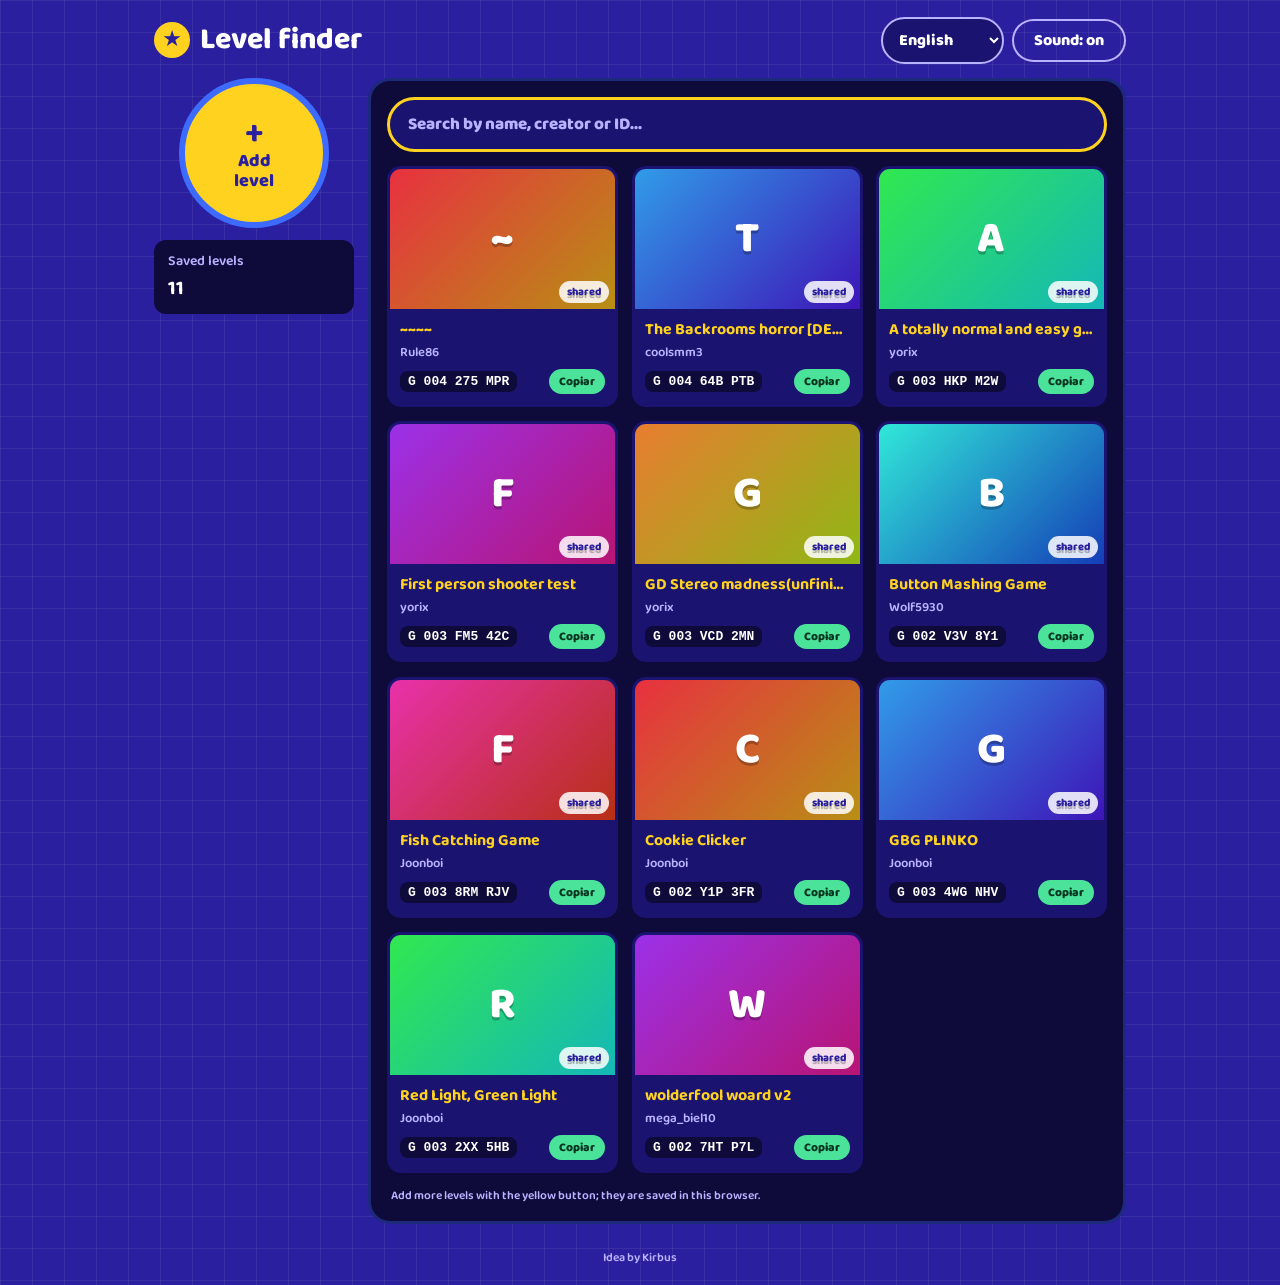
<file: public/assets/aistudio/GBG_Next_Level_Search_83bbaf6e.html>
<!DOCTYPE html>
<html lang="es">
<head>
<meta charset="utf-8">
<meta name="viewport" content="width=device-width, initial-scale=1, viewport-fit=cover">
<title>Buscador de niveles · Game Builder Garage</title>
<link rel="preconnect" href="https://fonts.googleapis.com">
<link href="https://fonts.googleapis.com/css2?family=Baloo+2:wght@600;800&display=swap" rel="stylesheet">
<style>
:root{--bg:#2a1f9e;--bg2:#1f1580;--grid:rgba(255,255,255,.07);--panel:#0e0a3a;--yel:#ffd21f;--yel2:#f0b800;--ink:#2a1f9e;--txt:#fff;--mut:#b9b3ff;--card:#1a1470;--ok:#4be39a;
box-sizing:border-box;padding-top:env(safe-area-inset-top,0px);padding-bottom:env(safe-area-inset-bottom,0px)}
@media (prefers-color-scheme:dark){:root:not([data-theme="light"]){--bg:#1b1470;--bg2:#120c52;--panel:#090627;--card:#150f5c}}
:root[data-theme="dark"]{--bg:#1b1470;--bg2:#120c52;--panel:#090627;--card:#150f5c}
*{box-sizing:border-box}
html{scroll-padding-top:env(safe-area-inset-top,0px)}
body{margin:0;min-height:100vh;background:var(--bg);background-image:linear-gradient(var(--grid) 1px,transparent 1px),linear-gradient(90deg,var(--grid) 1px,transparent 1px);background-size:32px 32px;color:var(--txt);font-family:"Baloo 2","Trebuchet MS",system-ui,sans-serif;font-weight:600}
.wrap{max-width:1000px;margin:0 auto;padding:16px 14px 24px}
.credit{text-align:center;font-size:12px;color:var(--mut);padding:0 14px 18px}
header{display:flex;align-items:center;justify-content:space-between;gap:10px;flex-wrap:wrap;margin-bottom:14px}
h1{margin:0;font-size:clamp(20px,4.5vw,30px);font-weight:800;display:flex;align-items:center;gap:10px}
h1 i{font-style:normal;background:var(--yel);color:var(--ink);width:36px;height:36px;border-radius:50%;display:grid;place-items:center;font-size:22px}
.btn{font:inherit;font-weight:800;border:0;background:var(--yel);color:var(--ink);padding:9px 22px;border-radius:999px;cursor:pointer;box-shadow:0 4px 0 var(--yel2);transition:transform .08s,box-shadow .08s}
.btn:active{transform:translateY(3px);box-shadow:0 1px 0 var(--yel2)}
.btn.ghost{background:transparent;color:var(--txt);box-shadow:inset 0 0 0 2px var(--mut)}
.btn:focus-visible,input:focus-visible{outline:3px solid #fff;outline-offset:2px}
#lang{font:inherit;font-weight:800;border-radius:999px;border:2px solid var(--mut);background:var(--card);color:var(--txt);padding:8px 12px;max-width:130px}
.layout{display:grid;grid-template-columns:200px 1fr;gap:14px}
@media(max-width:700px){.layout{grid-template-columns:1fr}}
.side{display:flex;flex-direction:column;gap:12px}
.new{background:var(--yel);color:var(--ink);border:6px solid #3d6bff;border-radius:50%;aspect-ratio:1;width:150px;align-self:center;display:grid;place-items:center;text-align:center;font-weight:800;font-size:18px;cursor:pointer;font-family:inherit;line-height:1.1}
.new b{display:block;font-size:34px}
@media(max-width:700px){.side{flex-direction:row;flex-wrap:wrap;align-items:center}.new{width:96px;font-size:13px}.new b{font-size:22px}}
.count{background:var(--panel);border-radius:12px;padding:10px 14px;color:var(--mut);font-size:14px}
.count strong{display:block;color:var(--txt);font-size:20px}
.main{background:var(--panel);border-radius:22px;padding:16px;border:3px solid #3d6bff55;min-height:360px}
.search{display:flex;gap:8px;margin-bottom:14px}
.search input{flex:1;min-width:0;font:inherit;font-weight:800;font-size:17px;padding:11px 18px;border-radius:999px;border:3px solid var(--yel);background:var(--card);color:var(--txt)}
.search input::placeholder{color:var(--mut)}
.grid{display:grid;grid-template-columns:repeat(auto-fill,minmax(180px,1fr));gap:14px}
.card{background:var(--card);border-radius:14px;overflow:hidden;cursor:pointer;border:3px solid transparent;transition:transform .12s,border-color .12s;animation:pop .25s both}
.card:hover,.card:focus-within{transform:scale(1.04);border-color:var(--yel)}
@keyframes pop{from{transform:scale(.92);opacity:0}}
.thumb{aspect-ratio:16/10;display:grid;place-items:center;font-size:44px;font-weight:800;color:#fff;text-shadow:0 3px 0 rgba(0,0,0,.25);position:relative}
.thumb em{position:absolute;right:6px;bottom:6px;font-style:normal;font-size:11px;background:rgba(255,255,255,.85);color:var(--ink);padding:2px 8px;border-radius:99px}
.info{padding:8px 10px 10px}
.info h3{margin:0;font-size:16px;color:var(--yel);white-space:nowrap;overflow:hidden;text-overflow:ellipsis}
.info p{margin:0;font-size:13px;color:var(--mut)}
.id{display:flex;justify-content:space-between;align-items:center;gap:6px;margin-top:6px}
.id code{font:700 13px ui-monospace,monospace;background:var(--panel);padding:3px 8px;border-radius:8px}
.id button{font:inherit;font-weight:800;font-size:12px;border:0;border-radius:99px;padding:3px 10px;cursor:pointer;background:var(--ok);color:#06331f}
.empty{text-align:center;color:var(--mut);padding:50px 10px}
.toast{position:fixed;left:50%;bottom:24px;transform:translate(-50%,20px);background:var(--ok);color:#06331f;padding:9px 20px;border-radius:99px;font-weight:800;opacity:0;pointer-events:none;transition:.2s;z-index:5}
.toast.on{opacity:1;transform:translate(-50%,0)}
dialog{border:4px solid var(--yel);border-radius:20px;background:var(--panel);color:var(--txt);font-family:inherit;padding:20px;width:min(92vw,380px)}
dialog::backdrop{background:#000a}
dialog label{display:block;margin:10px 0 3px;color:var(--mut);font-size:14px}
dialog input{width:100%;font:inherit;font-weight:700;padding:9px 14px;border-radius:12px;border:2px solid var(--mut);background:var(--card);color:var(--txt)}
dialog .row{display:flex;gap:8px;justify-content:flex-end;margin-top:16px}
.hint{font-size:12px;color:var(--mut);margin:12px 4px 0}
@media(prefers-reduced-motion:reduce){*{animation:none!important;transition:none!important}}
</style>
</head>
<body>
<div class="wrap">
 <header>
  <h1><i>★</i> <span data-t="title"></span></h1>
  <div style="display:flex;gap:8px;align-items:center"><select id="lang" aria-label="Language"></select><button class="btn ghost" id="snd" aria-pressed="true"></button></div>
 </header>
 <div class="layout">
  <aside class="side">
   <button class="new" id="add"><span><b>+</b><span data-t="add"></span></span></button>
   <div class="count"><span data-t="saved"></span><strong id="n">0</strong></div>
  </aside>
  <section class="main">
   <div class="search"><input id="q" type="search" data-tp="ph" data-ta="aria" autocomplete="off"></div>
   <div class="grid" id="grid" aria-live="polite"></div>
   <p class="hint" data-t="hint"></p>
  </section>
 </div>
</div>
<footer class="credit" data-t="credit"></footer>
<div class="toast" id="toast"></div>
<dialog id="dlg">
 <h2 style="margin:0 0 4px" data-t="add2"></h2>
 <label for="fn" data-t="name"></label><input id="fn" maxlength="40">
 <label for="fc" data-t="creator"></label><input id="fc" maxlength="30">
 <label for="fi" data-t="gid"></label><input id="fi" maxlength="24" placeholder="Ej: G 003 4WG NHV">
 <div class="row"><button class="btn ghost" id="cancel" type="button" data-t="back"></button><button class="btn" id="save" type="button" data-t="save"></button></div>
</dialog>
<script>
const $=s=>document.querySelector(s);
const BASE=[
 {n:"~~~~",c:"Rule86",i:"G 004 275 MPR"},
 {n:"The Backrooms horror [DEMO]",c:"coolsmm3",i:"G 004 64B PTB"},
 {n:"A totally normal and easy game",c:"yorix",i:"G 003 HKP M2W"},
 {n:"First person shooter test",c:"yorix",i:"G 003 FM5 42C"},
 {n:"GD Stereo madness(unfinished)",c:"yorix",i:"G 003 VCD 2MN"},
 {n:"Button Mashing Game",c:"Wolf5930",i:"G 002 V3V 8Y1"},
 {n:"Fish Catching Game",c:"Joonboi",i:"G 003 8RM RJV"},
 {n:"Cookie Clicker",c:"Joonboi",i:"G 002 Y1P 3FR"},
 {n:"GBG PLINKO",c:"Joonboi",i:"G 003 4WG NHV"},
 {n:"Red Light, Green Light",c:"Joonboi",i:"G 003 2XX 5HB"},
 {n:"wolderfool woard v2",c:"mega_biel10",i:"G 002 7HT P7L"}
];
let user=[],data=[],sound=true,ac=null;
try{const s=localStorage.getItem("gbg_user");user=s?JSON.parse(s):[]}catch(e){user=[]}
data=user.concat(BASE);
function save(){try{localStorage.setItem("gbg_user",JSON.stringify(user))}catch(e){}}
function tone(f,d,t="square",v=.07,delay=0){
 if(!sound)return;
 try{ac=ac||new (window.AudioContext||window.webkitAudioContext)();
 const o=ac.createOscillator(),g=ac.createGain(),s=ac.currentTime+delay;
 o.type=t;o.frequency.value=f;g.gain.setValueAtTime(v,s);g.gain.exponentialRampToValueAtTime(.001,s+d);
 o.connect(g).connect(ac.destination);o.start(s);o.stop(s+d)}catch(e){}
}
const sfx={tick:()=>tone(900,.04),ok:()=>{tone(660,.08);tone(990,.14,"square",.07,.08)},back:()=>{tone(520,.08);tone(390,.12,"square",.07,.08)},hover:()=>tone(1200,.025,"sine",.04),
 copy:()=>{tone(784,.08,"triangle",.1);tone(1047,.08,"triangle",.1,.08);tone(1319,.18,"triangle",.1,.16)}};
const hues=[355,205,130,275,25,175,320];
function esc(s){return s.replace(/[&<>"]/g,c=>({"&":"&amp;","<":"&lt;",">":"&gt;",'"':"&quot;"}[c]))}
function render(){
 const q=$("#q").value.trim().toLowerCase(),g=$("#grid");
 const list=data.map((d,k)=>({...d,k})).filter(d=>!q||(d.n+" "+d.c+" "+d.i).toLowerCase().includes(q)||d.i.replace(/\s/g,"").toLowerCase().includes(q.replace(/\s/g,"")));
 $("#n").textContent=data.length;
 if(!list.length){g.innerHTML='<div class="empty">'+T("empty")+'</div>';return}
 g.innerHTML=list.map((d,j)=>{const h=hues[d.k%hues.length];
  return `<div class="card" style="animation-delay:${Math.min(j,8)*30}ms" data-k="${d.k}">
  <div class="thumb" style="background:linear-gradient(135deg,hsl(${h} 80% 55%),hsl(${(h+50)%360} 80% 40%))">${esc(d.n.charAt(0).toUpperCase())}<em>${T("shared")}</em></div>
  <div class="info"><h3>${esc(d.n)}</h3><p>${esc(d.c||T("nocreator"))}</p>
  <div class="id"><code>${esc(d.i)}</code><button data-copy="${d.k}">Copiar</button></div></div></div>`}).join("");
}
$("#q").addEventListener("input",()=>{sfx.tick();render()});
$("#grid").addEventListener("click",e=>{
 const b=e.target.closest("[data-copy]");const c=e.target.closest(".card");
 const k=b?b.dataset.copy:(c&&c.dataset.k);if(k==null)return;
 const id=data[k].i;
 (navigator.clipboard?navigator.clipboard.writeText(id):Promise.reject()).catch(()=>{}).finally(()=>{sfx.copy();toast(T("copied")+id)});
});
$("#grid").addEventListener("mouseover",e=>{if(e.target.closest(".card"))sfx.hover()});
function toast(t){const e=$("#toast");e.textContent=t;e.classList.add("on");clearTimeout(toast.t);toast.t=setTimeout(()=>e.classList.remove("on"),1800)}
$("#add").onclick=()=>{sfx.ok();$("#dlg").showModal();$("#fn").focus()};
$("#cancel").onclick=()=>{sfx.back();$("#dlg").close()};
$("#save").onclick=()=>{
 const n=$("#fn").value.trim(),i=$("#fi").value.trim();
 if(!n||!i){sfx.back();toast(T("need"));return}
 user.unshift({n,c:$("#fc").value.trim(),i});data=user.concat(BASE);save();
 ["#fn","#fc","#fi"].forEach(s=>$(s).value="");
 $("#dlg").close();sfx.ok();render();toast(T("saved2"));
};
$("#snd").onclick=()=>{sound=!sound;applyLang();if(sound)sfx.ok()};
const L={
es:{n:"Español",credit:"Idea de Kirbus",title:"Buscador de niveles",snd:"Sonido",on:"sí",off:"no",add:"Añadir<br>nivel",saved:"Niveles guardados",ph:"Busca por nombre, creador o ID…",aria:"Buscar niveles",hint:"Añade más niveles con el botón amarillo; se guardan en este navegador.",add2:"Añadir nivel",name:"Nombre",creator:"Creador (opcional)",gid:"ID de juego",back:"Atrás",save:"Guardar",empty:"No hay niveles con ese nombre.<br>Pulsa «Añadir nivel» para guardarlo.",shared:"compartido",nocreator:"Sin creador",copied:"ID copiado: ",need:"Escribe nombre e ID",saved2:"Nivel guardado"},
en:{n:"English",credit:"Idea by Kirbus",title:"Level finder",snd:"Sound",on:"on",off:"off",add:"Add<br>level",saved:"Saved levels",ph:"Search by name, creator or ID…",aria:"Search levels",hint:"Add more levels with the yellow button; they are saved in this browser.",add2:"Add level",name:"Name",creator:"Creator (optional)",gid:"Game ID",back:"Back",save:"Save",empty:"No levels match that name.<br>Press “Add level” to save it.",shared:"shared",nocreator:"No creator",copied:"ID copied: ",need:"Enter a name and an ID",saved2:"Level saved"},
fr:{n:"Français",credit:"Idée de Kirbus",title:"Recherche de niveaux",snd:"Son",on:"oui",off:"non",add:"Ajouter<br>un niveau",saved:"Niveaux enregistrés",ph:"Chercher par nom, créateur ou ID…",aria:"Rechercher des niveaux",hint:"Ajoutez des niveaux avec le bouton jaune ; ils sont enregistrés dans ce navigateur.",add2:"Ajouter un niveau",name:"Nom",creator:"Créateur (facultatif)",gid:"ID du jeu",back:"Retour",save:"Enregistrer",empty:"Aucun niveau avec ce nom.<br>Appuyez sur « Ajouter un niveau » pour l’enregistrer.",shared:"partagé",nocreator:"Sans créateur",copied:"ID copié : ",need:"Saisissez un nom et un ID",saved2:"Niveau enregistré"},
de:{n:"Deutsch",credit:"Idee von Kirbus",title:"Level-Suche",snd:"Ton",on:"an",off:"aus",add:"Level<br>hinzufügen",saved:"Gespeicherte Level",ph:"Nach Name, Ersteller oder ID suchen…",aria:"Level suchen",hint:"Füge Level mit dem gelben Knopf hinzu; sie werden in diesem Browser gespeichert.",add2:"Level hinzufügen",name:"Name",creator:"Ersteller (optional)",gid:"Spiel-ID",back:"Zurück",save:"Speichern",empty:"Kein Level mit diesem Namen.<br>Tippe auf „Level hinzufügen“, um es zu speichern.",shared:"geteilt",nocreator:"Kein Ersteller",copied:"ID kopiert: ",need:"Name und ID eingeben",saved2:"Level gespeichert"},
it:{n:"Italiano",credit:"Idea di Kirbus",title:"Cerca livelli",snd:"Suono",on:"sì",off:"no",add:"Aggiungi<br>livello",saved:"Livelli salvati",ph:"Cerca per nome, creatore o ID…",aria:"Cerca livelli",hint:"Aggiungi livelli con il pulsante giallo; vengono salvati in questo browser.",add2:"Aggiungi livello",name:"Nome",creator:"Creatore (facoltativo)",gid:"ID del gioco",back:"Indietro",save:"Salva",empty:"Nessun livello con questo nome.<br>Premi «Aggiungi livello» per salvarlo.",shared:"condiviso",nocreator:"Senza creatore",copied:"ID copiato: ",need:"Inserisci nome e ID",saved2:"Livello salvato"},
pt:{n:"Português",credit:"Ideia de Kirbus",title:"Busca de níveis",snd:"Som",on:"sim",off:"não",add:"Adicionar<br>nível",saved:"Níveis salvos",ph:"Busque por nome, criador ou ID…",aria:"Buscar níveis",hint:"Adicione níveis com o botão amarelo; eles ficam salvos neste navegador.",add2:"Adicionar nível",name:"Nome",creator:"Criador (opcional)",gid:"ID do jogo",back:"Voltar",save:"Salvar",empty:"Nenhum nível com esse nome.<br>Toque em “Adicionar nível” para salvá-lo.",shared:"compartilhado",nocreator:"Sem criador",copied:"ID copiado: ",need:"Digite nome e ID",saved2:"Nível salvo"},
ja:{n:"日本語",credit:"アイデア：Kirbus",title:"レベル検索",snd:"サウンド",on:"オン",off:"オフ",add:"レベルを<br>追加",saved:"保存したレベル",ph:"名前・作者・IDで検索…",aria:"レベルを検索",hint:"黄色いボタンでレベルを追加できます。このブラウザに保存されます。",add2:"レベルを追加",name:"名前",creator:"作者（任意）",gid:"ゲームID",back:"戻る",save:"保存",empty:"該当するレベルがありません。<br>「レベルを追加」で保存できます。",shared:"共有中",nocreator:"作者不明",copied:"IDをコピー: ",need:"名前とIDを入力してください",saved2:"保存しました"}
};
let lang="en";
(function(){let s=null;try{s=localStorage.getItem("gbg_lang")}catch(e){}
 if(!s||!L[s]){const c=(navigator.languages&&navigator.languages.length)?navigator.languages:[navigator.language||"en"];for(const x of c){const p=String(x).slice(0,2).toLowerCase();if(L[p]){s=p;break}}}
 lang=L[s]?s:"en"})();
function T(k){return L[lang][k]}
function applyLang(){const t=L[lang];document.documentElement.lang=lang;document.title=t.title+" · Game Builder Garage";
 document.querySelectorAll("[data-t]").forEach(e=>e.innerHTML=t[e.dataset.t]);
 document.querySelectorAll("[data-tp]").forEach(e=>e.placeholder=t[e.dataset.tp]);
 document.querySelectorAll("[data-ta]").forEach(e=>e.setAttribute("aria-label",t[e.dataset.ta]));
 $("#snd").textContent=t.snd+": "+(sound?t.on:t.off);$("#snd").setAttribute("aria-pressed",sound);
 $("#lang").value=lang;render()}
const sel=$("#lang");sel.innerHTML=Object.keys(L).map(k=>`<option value="${k}">${L[k].n}</option>`).join("");
sel.onchange=()=>{lang=sel.value;try{localStorage.setItem("gbg_lang",lang)}catch(e){}sfx.ok();applyLang()};
applyLang();
</script>
</body>
</html>
</file>
